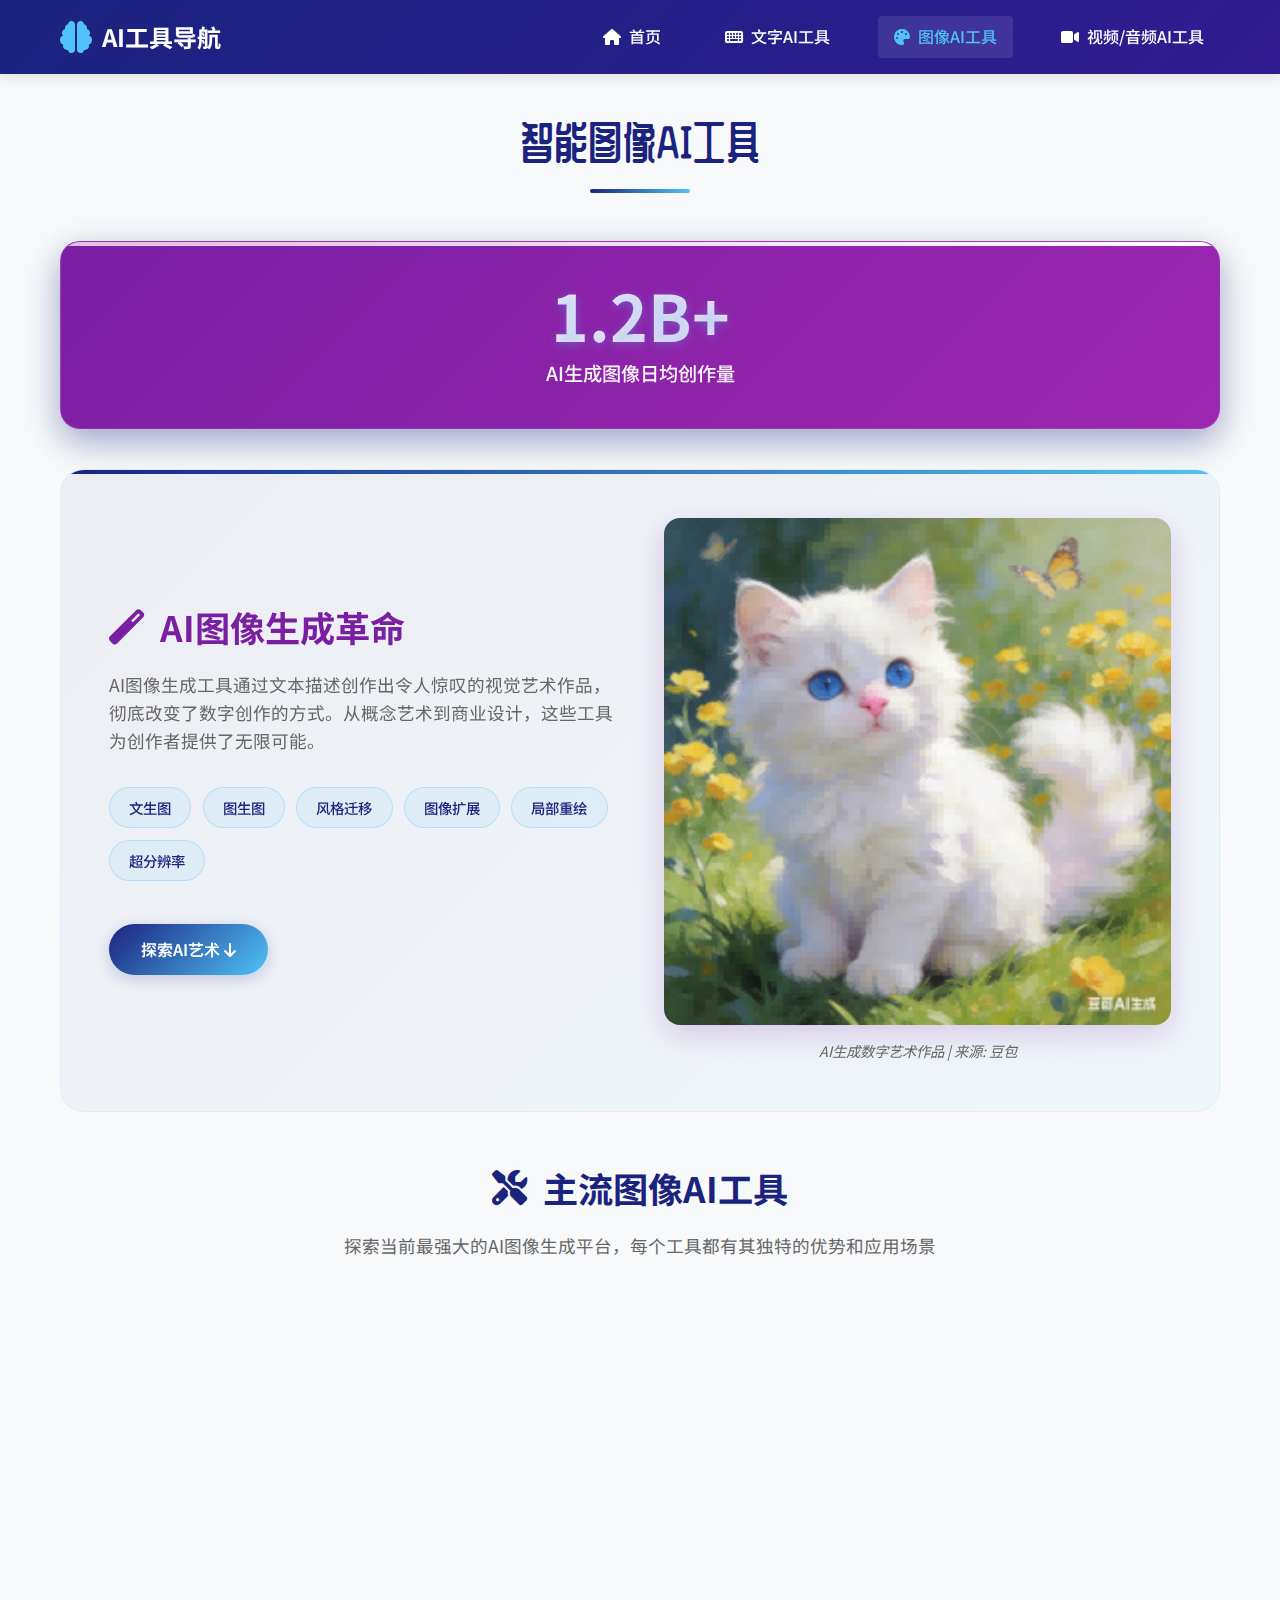
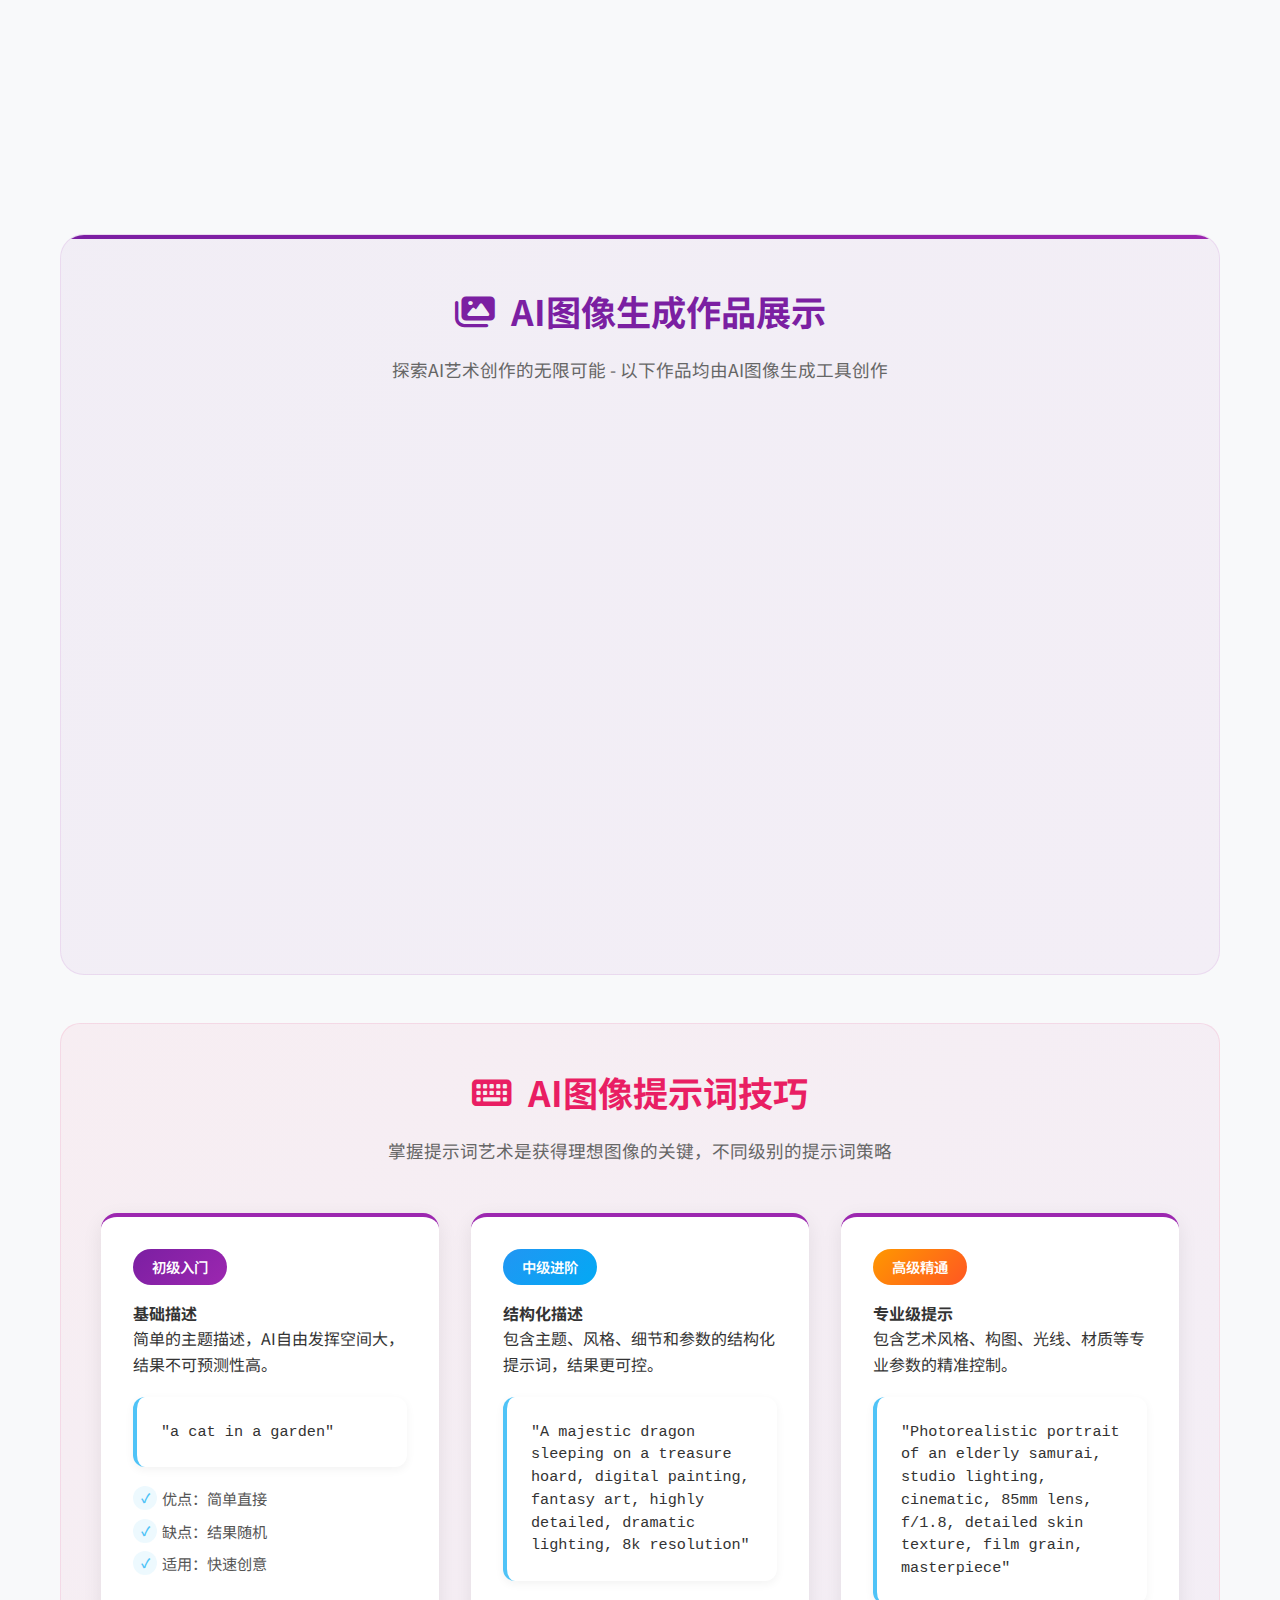
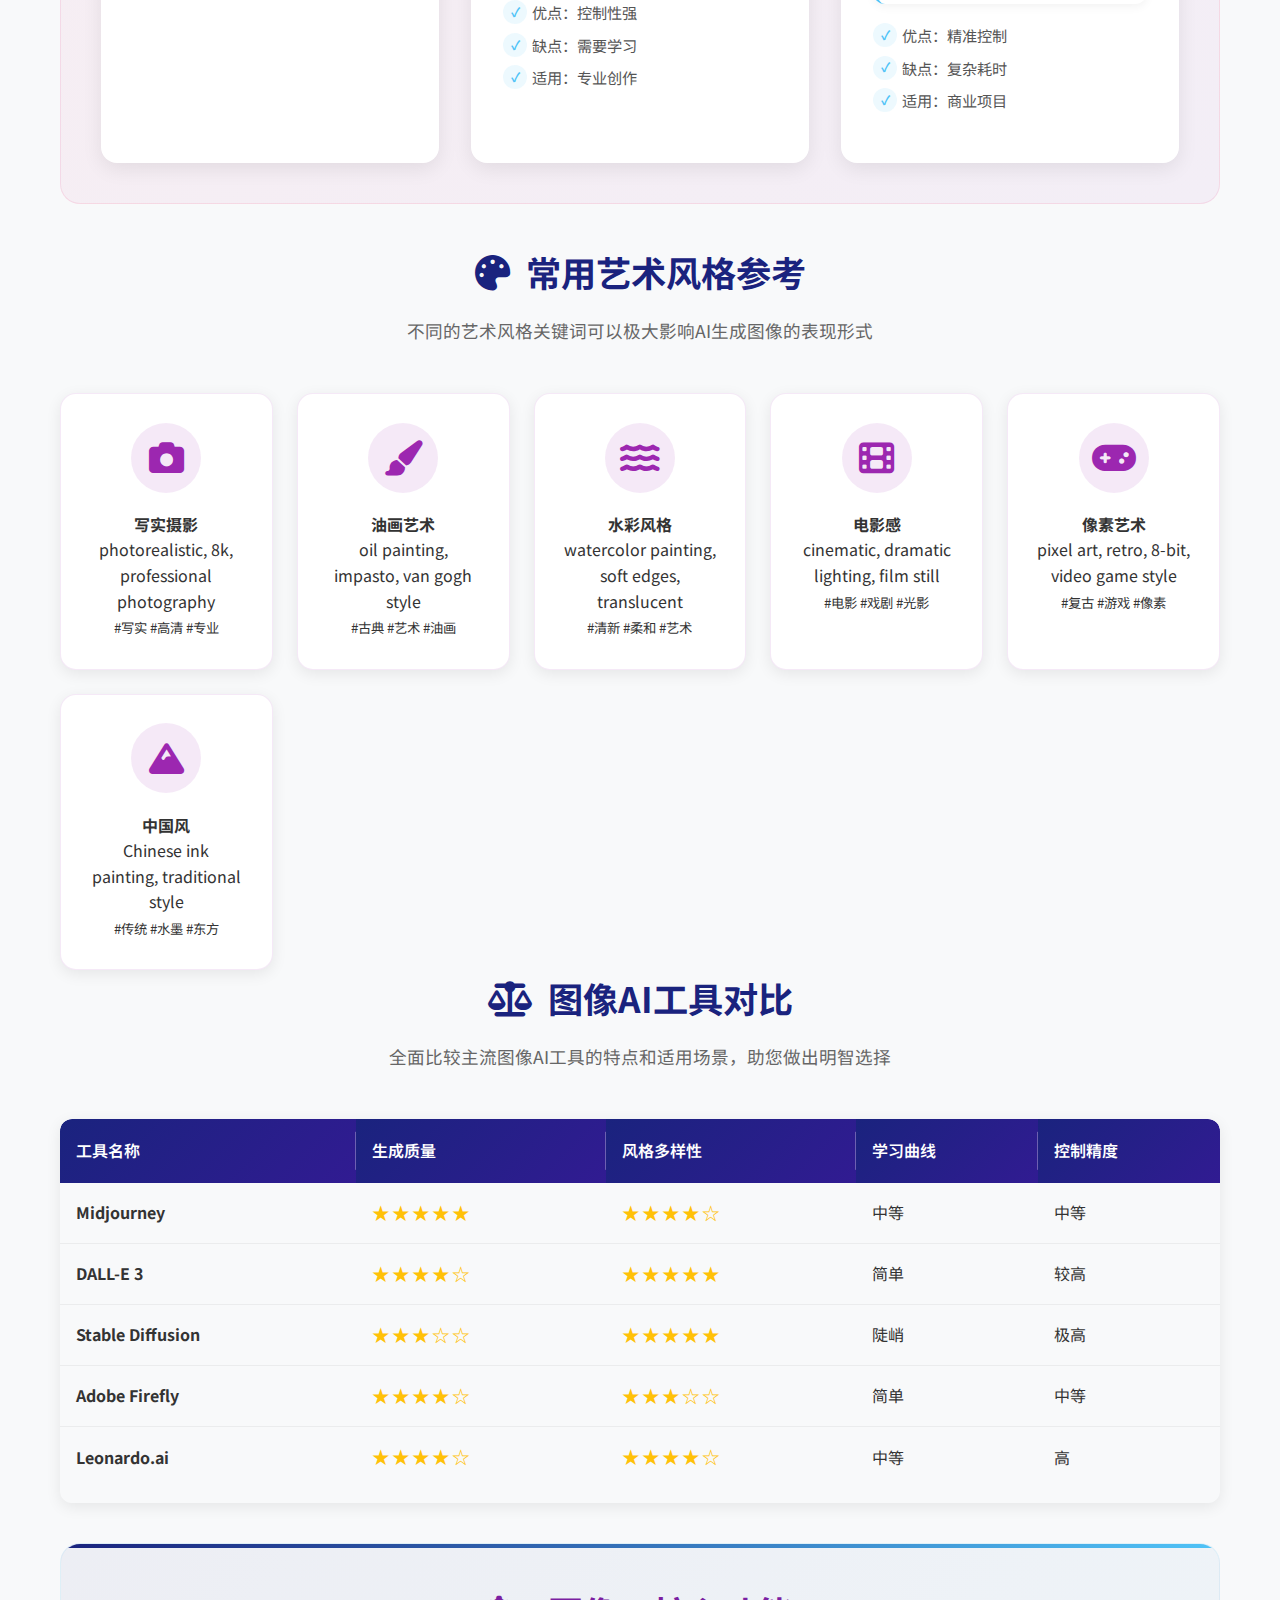
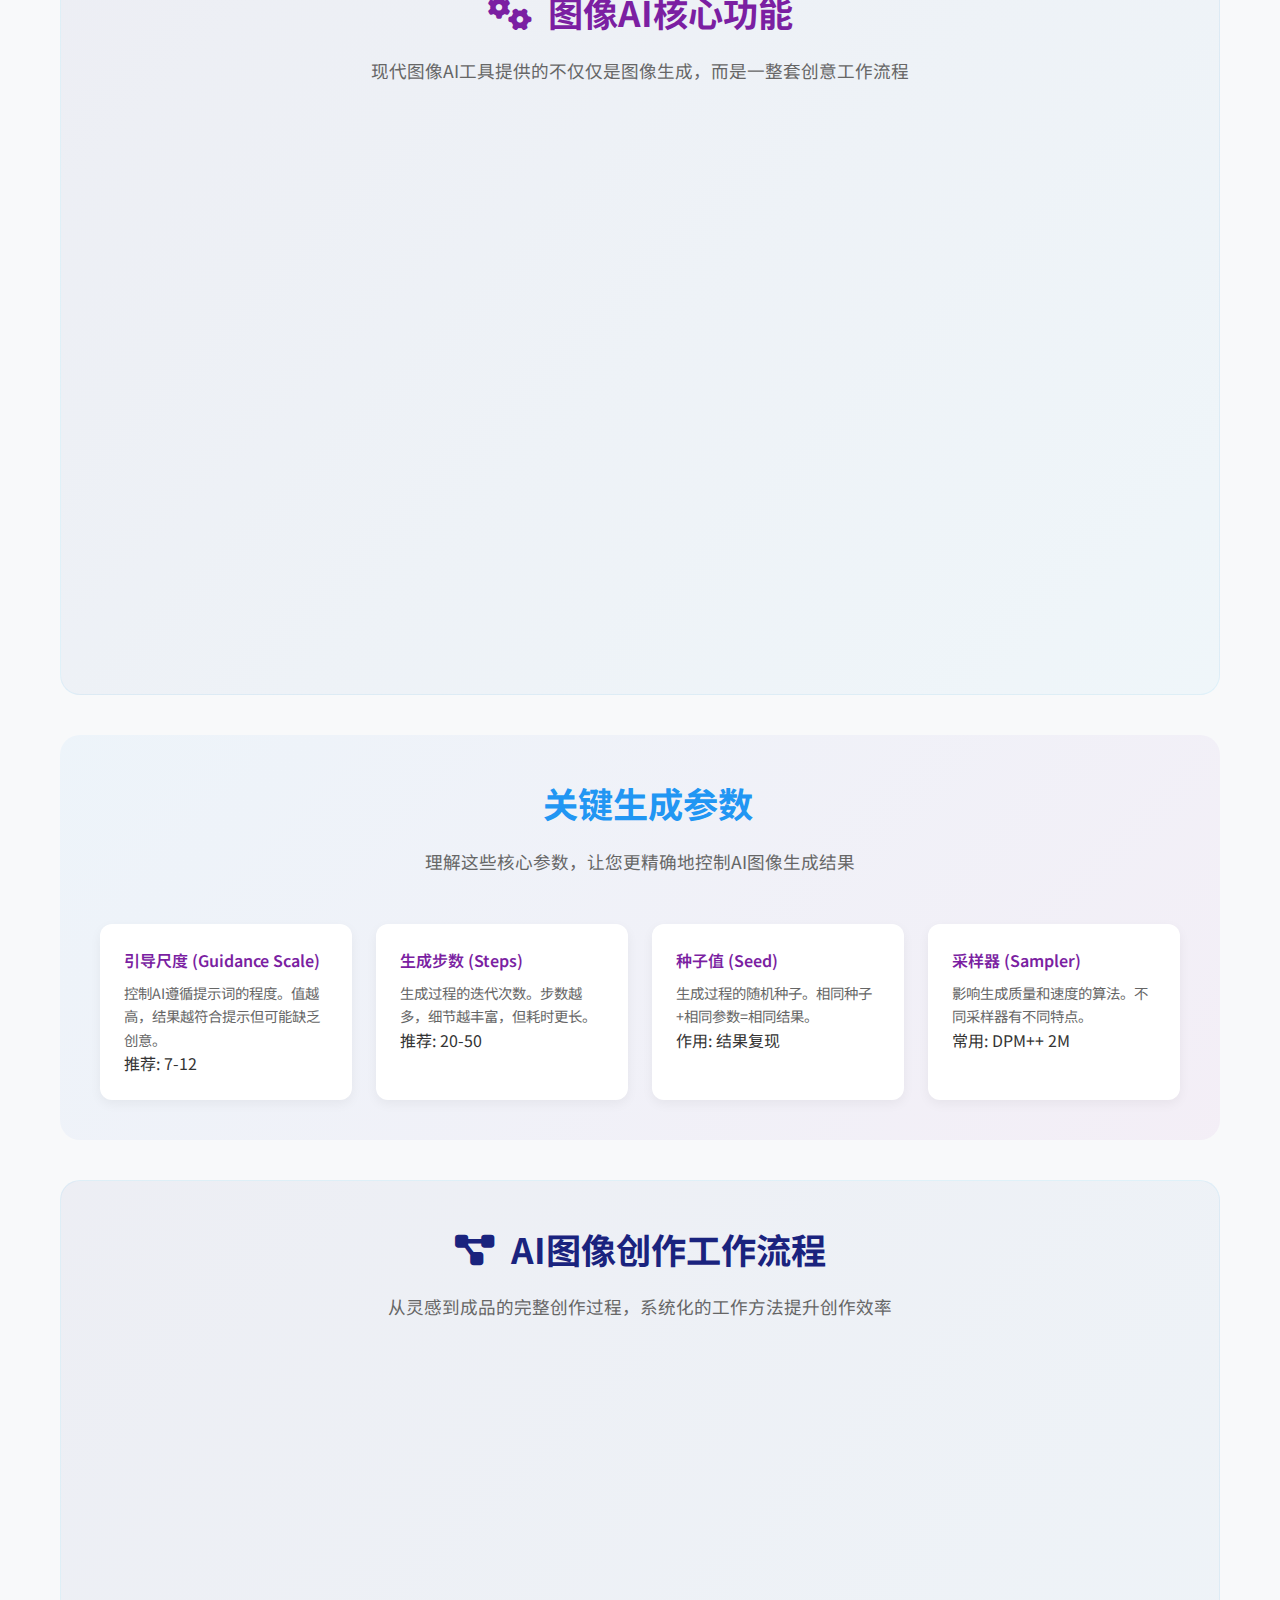
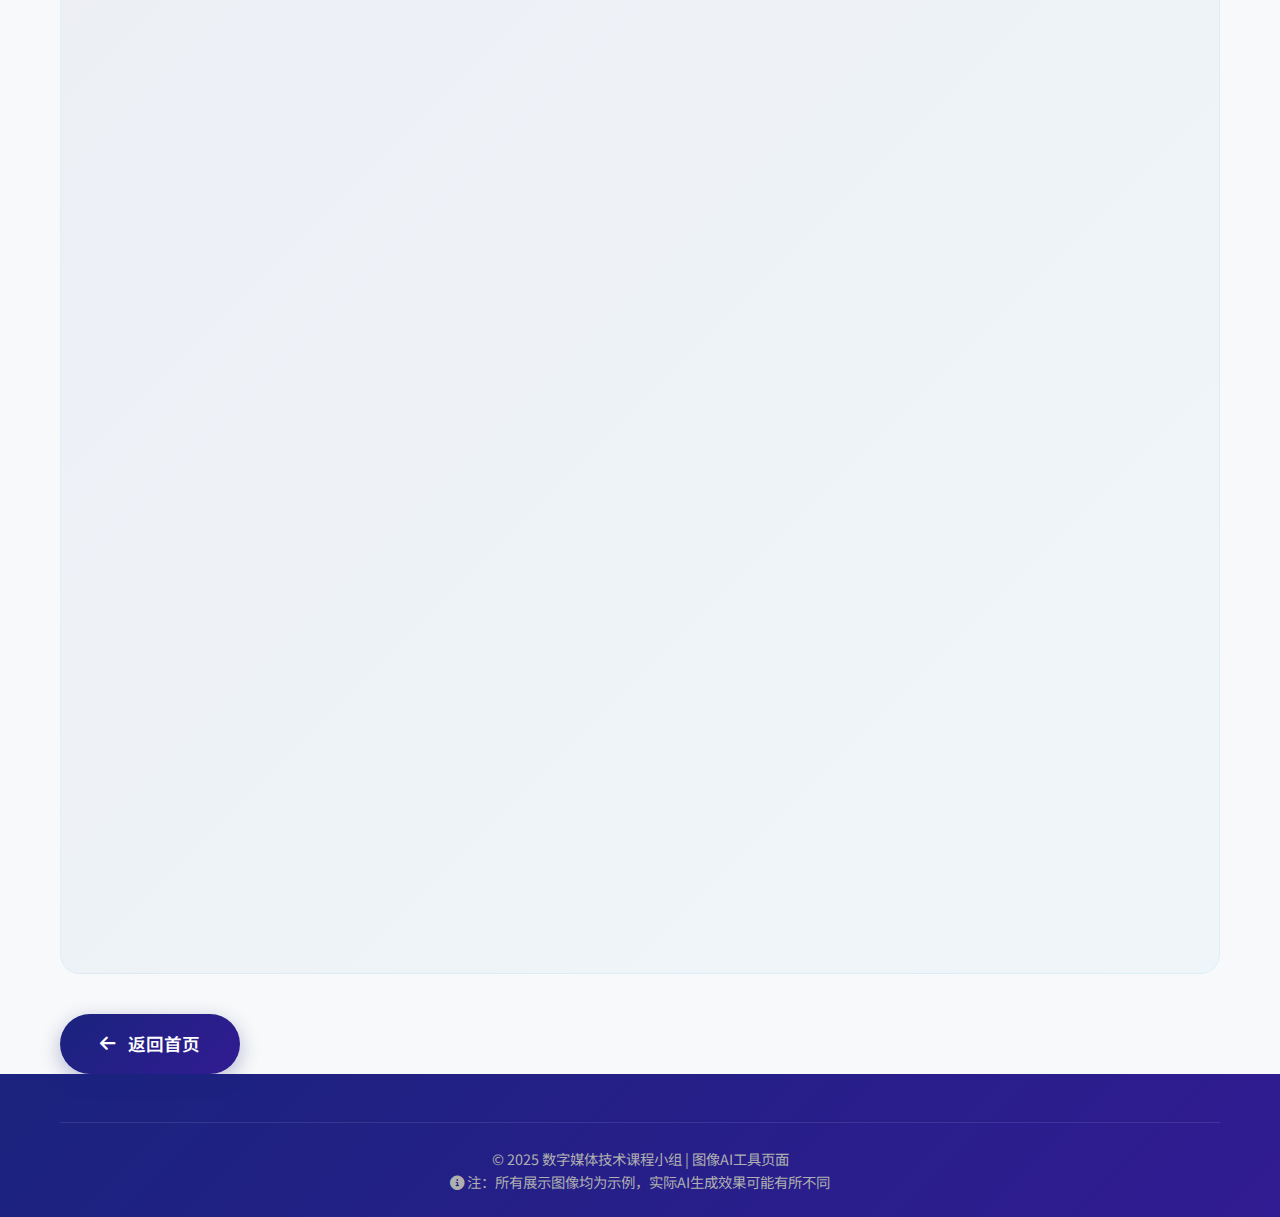
<file: image-tools.html>
<!DOCTYPE html>
<html lang="zh-CN">
<head>
    <meta charset="UTF-8">
    <meta name="viewport" content="width=device-width, initial-scale=1.0">
    <meta name="description" content="图像AI工具介绍 - Midjourney、DALL-E、Stable Diffusion等">
    <title>图像AI工具 | AI工具导航</title>
    <link href="https://fonts.googleapis.com/css2?family=Noto+Sans+SC:wght@300;400;500;700&family=ZCOOL+QingKe+HuangYou&display=swap" rel="stylesheet">
    <link rel="stylesheet" href="https://cdnjs.cloudflare.com/ajax/libs/font-awesome/6.4.0/css/all.min.css">
    <link rel="stylesheet" href="style.css">
    <style>
        /* 图像页面特定样式 */
        .section-header {
            text-align: center;
            margin-bottom: 3rem;
        }
        
        .section-header h2 {
            color: #1a237e;
            font-size: 2.2rem;
            margin-bottom: 1rem;
            display: inline-flex;
            align-items: center;
            gap: 1rem;
        }
        
        .section-header p {
            color: #666;
            font-size: 1.1rem;
            max-width: 800px;
            margin: 0 auto;
            line-height: 1.6;
        }
        
        /* 图像页面特殊卡片 */
        .ai-art-showcase {
            background: linear-gradient(135deg, rgba(123, 31, 162, 0.05), rgba(156, 39, 176, 0.05));
            border-radius: 24px;
            padding: 3rem;
            margin: 3rem 0;
            border: 1px solid rgba(156, 39, 176, 0.1);
            position: relative;
            overflow: hidden;
        }
        
        .ai-art-showcase:before {
            content: '';
            position: absolute;
            top: 0;
            left: 0;
            right: 0;
            height: 4px;
            background: linear-gradient(90deg, #7b1fa2, #9c27b0);
        }
        
        /* 提示词区域美化 */
        .prompt-mastery {
            background: linear-gradient(135deg, rgba(233, 30, 99, 0.05), rgba(156, 39, 176, 0.05));
            padding: 2.5rem;
            border-radius: 20px;
            margin: 2.5rem 0;
            border: 1px solid rgba(233, 30, 99, 0.1);
        }
        
        .prompt-level {
            display: grid;
            grid-template-columns: repeat(auto-fill, minmax(300px, 1fr));
            gap: 2rem;
            margin-top: 2rem;
        }
        
        .level-card {
            background: white;
            border-radius: 16px;
            padding: 2rem;
            box-shadow: 0 6px 20px rgba(0, 0, 0, 0.08);
            transition: all 0.4s ease;
            border-top: 4px solid #9c27b0;
        }
        
        .level-card:hover {
            transform: translateY(-8px);
            box-shadow: 0 12px 30px rgba(156, 39, 176, 0.15);
        }
        
        .level-badge {
            display: inline-block;
            background: linear-gradient(135deg, #7b1fa2, #9c27b0);
            color: white;
            padding: 0.4rem 1.2rem;
            border-radius: 20px;
            font-size: 0.9rem;
            font-weight: 600;
            margin-bottom: 1rem;
        }
        
        /* 风格卡片 */
        .style-gallery {
            display: grid;
            grid-template-columns: repeat(auto-fill, minmax(200px, 1fr));
            gap: 1.5rem;
            margin-top: 2rem;
        }
        
        .style-item {
            background: white;
            border-radius: 16px;
            padding: 1.8rem;
            text-align: center;
            box-shadow: 0 4px 15px rgba(0, 0, 0, 0.08);
            transition: all 0.3s ease;
            border: 1px solid rgba(156, 39, 176, 0.1);
        }
        
        .style-item:hover {
            transform: translateY(-8px);
            box-shadow: 0 8px 25px rgba(156, 39, 176, 0.15);
        }
        
        .style-icon {
            font-size: 2.2rem;
            color: #9c27b0;
            background: rgba(156, 39, 176, 0.1);
            width: 70px;
            height: 70px;
            border-radius: 50%;
            display: flex;
            align-items: center;
            justify-content: center;
            margin: 0 auto 1.2rem;
        }
        
        /* 参数控制区域 */
        .parameter-controls {
            background: linear-gradient(135deg, rgba(33, 150, 243, 0.05), rgba(156, 39, 176, 0.05));
            padding: 2.5rem;
            border-radius: 20px;
            margin: 2.5rem 0;
        }
        
        .parameter-grid {
            display: grid;
            grid-template-columns: repeat(auto-fill, minmax(250px, 1fr));
            gap: 1.5rem;
            margin-top: 1.5rem;
        }
        
        .param-card {
            background: white;
            border-radius: 12px;
            padding: 1.5rem;
            box-shadow: 0 4px 12px rgba(0, 0, 0, 0.05);
        }
        
        .param-name {
            font-weight: 600;
            color: #7b1fa2;
            margin-bottom: 0.5rem;
        }
        
        .param-value {
            font-size: 0.9rem;
            color: #666;
        }
        
        /* 图像卡片美化 */
        .ai-image-card {
            background: white;
            border-radius: 16px;
            overflow: hidden;
            box-shadow: 0 6px 20px rgba(0, 0, 0, 0.1);
            transition: all 0.4s ease;
            height: 100%;
            display: flex;
            flex-direction: column;
        }
        
        .ai-image-card:hover {
            transform: translateY(-10px);
            box-shadow: 0 15px 35px rgba(156, 39, 176, 0.15);
        }
        
        .ai-image-preview {
            height: 250px;
            overflow: hidden;
            position: relative;
        }
        
        .ai-image-preview img {
            width: 100%;
            height: 100%;
            object-fit: cover;
            transition: transform 0.6s ease;
        }
        
        .ai-image-card:hover .ai-image-preview img {
            transform: scale(1.1);
        }
        
        .ai-image-meta {
            padding: 1.5rem;
            flex-grow: 1;
            display: flex;
            flex-direction: column;
        }
        
        .ai-tool-badge {
            display: inline-block;
            background: rgba(156, 39, 176, 0.1);
            color: #7b1fa2;
            padding: 0.3rem 0.8rem;
            border-radius: 12px;
            font-size: 0.8rem;
            font-weight: 500;
            margin-bottom: 0.8rem;
            align-self: flex-start;
        }
        
        /* 工具特色卡片 */
        .feature-icon {
            font-size: 2.5rem;
            margin-bottom: 1rem;
            color: #7b1fa2;
            background: rgba(156, 39, 176, 0.1);
            width: 80px;
            height: 80px;
            border-radius: 50%;
            display: flex;
            align-items: center;
            justify-content: center;
            margin: 0 auto 1.5rem;
        }
        
        /* 星级评分特殊处理 */
        .rating-stars {
            color: #FFC107;
            font-size: 1.1rem;
            letter-spacing: 2px;
        }
        
        /* 响应式调整 */
        @media (max-width: 768px) {
            .prompt-level, .style-gallery, .parameter-grid {
                grid-template-columns: 1fr;
            }
            
            .ai-art-showcase {
                padding: 1.5rem;
            }
        }
    </style>
</head>
<body>
    <header class="main-header">
        <div class="container">
            <div class="logo">
                <i class="fas fa-brain"></i>
                <h1>AI工具导航</h1>
            </div>
            <nav class="main-nav">
                <ul>
                    <li><a href="index.html"><i class="fas fa-home"></i> 首页</a></li>
                    <li><a href="text-tools.html"><i class="fas fa-keyboard"></i> 文字AI工具</a></li>
                    <li><a href="image-tools.html" class="active"><i class="fas fa-palette"></i> 图像AI工具</a></li>
                    <li><a href="video-tools.html"><i class="fas fa-video"></i> 视频/音频AI工具</a></li>
                </ul>
            </nav>
            <button class="mobile-menu-btn" aria-label="菜单">
                <i class="fas fa-bars"></i>
            </button>
        </div>
    </header>

    <main class="container">
        <!-- 页面标题 -->
        <h1 class="page-title special-font">智能图像AI工具</h1>
        
        <!-- 统计数据卡片 -->
     <!-- 替换原来的统计卡片 -->
<div class="stat-card-unified" style="--stat-color-1: #7b1fa2; --stat-color-2: #9c27b0; --stat-highlight: #e1bee7;">
    <div class="stat-number-unified">1.2B+</div>
    <div class="stat-label-unified">AI生成图像日均创作量</div>
</div>
        
        <!-- 介绍部分 -->
        <section class="image-hero">
            <div class="image-hero-content">
                <div class="section-header" style="text-align: left; margin-bottom: 2rem;">
                    <h2 style="color: #7b1fa2;"><i class="fas fa-magic"></i> AI图像生成革命</h2>
                    <p>AI图像生成工具通过文本描述创作出令人惊叹的视觉艺术作品，彻底改变了数字创作的方式。从概念艺术到商业设计，这些工具为创作者提供了无限可能。</p>
                </div>
                <div class="tool-tags">
                    <span class="tool-tag">文生图</span>
                    <span class="tool-tag">图生图</span>
                    <span class="tool-tag">风格迁移</span>
                    <span class="tool-tag">图像扩展</span>
                    <span class="tool-tag">局部重绘</span>
                    <span class="tool-tag">超分辨率</span>
                </div>
                <a href="#ai-images" class="btn-secondary">探索AI艺术 <i class="fas fa-arrow-down"></i></a>
            </div>
            <div class="image-hero-visual">
                <img src="pic6.png" 
                     alt="AI生成艺术" 
                     style="width: 100%; border-radius: 16px; box-shadow: 0 10px 30px rgba(123, 31, 162, 0.2);">
                <p class="image-caption">AI生成数字艺术作品 | 来源: 豆包</p>
            </div>
        </section>
        
        <!-- 主流工具介绍 -->
        <section class="tool-intro">
            <div class="section-header">
                <h2><i class="fas fa-tools"></i> 主流图像AI工具</h2>
                <p>探索当前最强大的AI图像生成平台，每个工具都有其独特的优势和应用场景</p>
            </div>
            
            <div class="tool-grid">
                <div class="tool-card">
                    <div class="tool-icon" style="background: linear-gradient(135deg, #7b1fa2, #9c27b0); -webkit-background-clip: text; -webkit-text-fill-color: transparent;">
                        <i class="fas fa-robot"></i>
                    </div>
                    <h3>Midjourney</h3>
                    <p>艺术风格突出，社区活跃，适合创意艺术创作，以其独特的审美风格著称。</p>
                    <ul class="mini-list">
                        <li>艺术风格：卓越</li>
                        <li>使用平台：Discord</li>
                        <li>价格区间：$10-$120/月</li>
                        <li>学习曲线：中等</li>
                    </ul>
                    <a href="https://www.midjourney.com" target="_blank" class="btn-secondary" style="background: linear-gradient(135deg, #7b1fa2, #9c27b0);">访问官网 <i class="fas fa-external-link-alt"></i></a>
                </div>
                
                <div class="tool-card comparison-highlight" style="border-color: #2196f3;">
                    <div class="tool-icon" style="background: linear-gradient(135deg, #1976d2, #2196f3); -webkit-background-clip: text; -webkit-text-fill-color: transparent;">
                        <i class="fa-solid fa-face-smile"></i>
                    </div>
                    <h3>DALL-E 3</h3>
                    <p>OpenAI开发，理解能力强，与ChatGPT集成，文本理解能力行业领先。</p>
                    <ul class="mini-list">
                        <li>文本理解：优秀</li>
                        <li>集成生态：ChatGPT</li>
                        <li>价格：包含在ChatGPT+</li>
                        <li>易用性：简单</li>
                    </ul>
                    <a href="https://openai.com/dall-e-3" target="_blank" class="btn-secondary" style="background: linear-gradient(135deg, #1976d2, #2196f3);">访问官网 <i class="fas fa-external-link-alt"></i></a>
                </div>
                
                <div class="tool-card">
                    <div class="tool-icon" style="background: linear-gradient(135deg, #ff9800, #ff5722); -webkit-background-clip: text; -webkit-text-fill-color: transparent;">
                        <i class="fas fa-paint-brush"></i>
                    </div>
                    <h3>Stable Diffusion</h3>
                    <p>开源免费，可本地部署，自定义程度高，拥有强大的社区模型生态。</p>
                    <ul class="mini-list">
                        <li>开源程度：完全开源</li>
                        <li>自定义性：极高</li>
                        <li>部署方式：本地/云端</li>
                        <li>社区生态：丰富</li>
                    </ul>
                    <a href="https://stability.ai" target="_blank" class="btn-secondary" style="background: linear-gradient(135deg, #ff9800, #ff5722);">访问官网 <i class="fas fa-external-link-alt"></i></a>
                </div>
            </div>
        </section>
        
        <!-- AI生成作品展示 -->
        <section id="ai-images" class="ai-art-showcase">
            <div class="section-header">
                <h2 style="color: #7b1fa2;"><i class="fas fa-images"></i> AI图像生成作品展示</h2>
                <p>探索AI艺术创作的无限可能 - 以下作品均由AI图像生成工具创作</p>
            </div>
            
            <div class="ai-image-grid">
                <div class="ai-image-card">
                    <div class="ai-image-preview">
                        <img src="pic7.jpg" 
                             alt="奇幻风景">
                    </div>
                    <div class="ai-image-meta">
                        <span class="ai-tool-badge">Midjourney</span>
                        <h4>奇幻森林景观</h4>
                        <p>充满魔法的森林场景，发光植物和神秘生物共存的幻想世界。</p>
                        <div class="prompt-hint">
                            <small><i class="fas fa-quote-left"></i> epic fantasy landscape with glowing crystals and magical creatures, cinematic lighting</small>
                        </div>
                    </div>
                </div>
                
                <div class="ai-image-card">
                    <div class="ai-image-preview">
                        <img src="pic8.jpg" 
                             alt="未来城市">
                    </div>
                    <div class="ai-image-meta">
                        <span class="ai-tool-badge">DALL-E 3</span>
                        <h4>赛博朋克都市</h4>
                        <p>未来主义城市夜景，霓虹灯光和全息广告交织的科幻场景。</p>
                        <div class="prompt-hint">
                            <small><i class="fas fa-quote-left"></i> futuristic cyberpunk city at night, neon lights, rainy streets, cinematic</small>
                        </div>
                    </div>
                </div>
                
                <div class="ai-image-card">
                    <div class="ai-image-preview">
                        <img src="pic9.jpg" 
                             alt="肖像艺术">
                    </div>
                    <div class="ai-image-meta">
                        <span class="ai-tool-badge">Stable Diffusion</span>
                        <h4>数字艺术肖像</h4>
                        <p>融合花卉元素的女性数字肖像，展示AI在人物创作上的艺术表现力。</p>
                        <div class="prompt-hint">
                            <small><i class="fas fa-quote-left"></i> digital portrait of a woman with floral elements, intricate details, artstation</small>
                        </div>
                    </div>
                </div>
            </div>
        </section>
        
        <!-- 提示词技巧 -->
        <section class="prompt-mastery">
            <div class="section-header">
                <h2 style="color: #e91e63;"><i class="fas fa-keyboard"></i> AI图像提示词技巧</h2>
                <p>掌握提示词艺术是获得理想图像的关键，不同级别的提示词策略</p>
            </div>
            
            <div class="prompt-level">
                <div class="level-card">
                    <div class="level-badge">初级入门</div>
                    <h4>基础描述</h4>
                    <p>简单的主题描述，AI自由发挥空间大，结果不可预测性高。</p>
                    <div class="prompt-box">
                        "a cat in a garden"
                    </div>
                    <ul class="mini-list">
                        <li>优点：简单直接</li>
                        <li>缺点：结果随机</li>
                        <li>适用：快速创意</li>
                    </ul>
                </div>
                
                <div class="level-card">
                    <div class="level-badge" style="background: linear-gradient(135deg, #2196f3, #03a9f4);">中级进阶</div>
                    <h4>结构化描述</h4>
                    <p>包含主题、风格、细节和参数的结构化提示词，结果更可控。</p>
                    <div class="prompt-box">
                        "A majestic dragon sleeping on a treasure hoard, digital painting, fantasy art, highly detailed, dramatic lighting, 8k resolution"
                    </div>
                    <ul class="mini-list">
                        <li>优点：控制性强</li>
                        <li>缺点：需要学习</li>
                        <li>适用：专业创作</li>
                    </ul>
                </div>
                
                <div class="level-card">
                    <div class="level-badge" style="background: linear-gradient(135deg, #ff9800, #ff5722);">高级精通</div>
                    <h4>专业级提示</h4>
                    <p>包含艺术风格、构图、光线、材质等专业参数的精准控制。</p>
                    <div class="prompt-box">
                        "Photorealistic portrait of an elderly samurai, studio lighting, cinematic, 85mm lens, f/1.8, detailed skin texture, film grain, masterpiece"
                    </div>
                    <ul class="mini-list">
                        <li>优点：精准控制</li>
                        <li>缺点：复杂耗时</li>
                        <li>适用：商业项目</li>
                    </ul>
                </div>
            </div>
        </section>
        
        <!-- 艺术风格参考 -->
        <section class="tool-intro">
            <div class="section-header">
                <h2><i class="fas fa-palette"></i> 常用艺术风格参考</h2>
                <p>不同的艺术风格关键词可以极大影响AI生成图像的表现形式</p>
            </div>
            
            <div class="style-gallery">
                <div class="style-item">
                    <div class="style-icon">
                        <i class="fas fa-camera"></i>
                    </div>
                    <h4>写实摄影</h4>
                    <p>photorealistic, 8k, professional photography</p>
                    <div class="style-tags">
                        <small>#写实 #高清 #专业</small>
                    </div>
                </div>
                <div class="style-item">
                    <div class="style-icon">
                        <i class="fas fa-paint-brush"></i>
                    </div>
                    <h4>油画艺术</h4>
                    <p>oil painting, impasto, van gogh style</p>
                    <div class="style-tags">
                        <small>#古典 #艺术 #油画</small>
                    </div>
                </div>
                <div class="style-item">
                    <div class="style-icon">
                        <i class="fas fa-water"></i>
                    </div>
                    <h4>水彩风格</h4>
                    <p>watercolor painting, soft edges, translucent</p>
                    <div class="style-tags">
                        <small>#清新 #柔和 #艺术</small>
                    </div>
                </div>
                <div class="style-item">
                    <div class="style-icon">
                        <i class="fas fa-film"></i>
                    </div>
                    <h4>电影感</h4>
                    <p>cinematic, dramatic lighting, film still</p>
                    <div class="style-tags">
                        <small>#电影 #戏剧 #光影</small>
                    </div>
                </div>
                <div class="style-item">
                    <div class="style-icon">
                        <i class="fas fa-gamepad"></i>
                    </div>
                    <h4>像素艺术</h4>
                    <p>pixel art, retro, 8-bit, video game style</p>
                    <div class="style-tags">
                        <small>#复古 #游戏 #像素</small>
                    </div>
                </div>
                <div class="style-item">
                    <div class="style-icon">
                        <i class="fas fa-mountain"></i>
                    </div>
                    <h4>中国风</h4>
                    <p>Chinese ink painting, traditional style</p>
                    <div class="style-tags">
                        <small>#传统 #水墨 #东方</small>
                    </div>
                </div>
            </div>
        </section>
        
        <!-- 工具对比表格 -->
        <section class="tool-intro">
            <div class="section-header">
                <h2><i class="fas fa-balance-scale"></i> 图像AI工具对比</h2>
                <p>全面比较主流图像AI工具的特点和适用场景，助您做出明智选择</p>
            </div>
            
            <div class="comparison-table">
                <table>
                    <thead>
                        <tr>
                            <th>工具名称</th>
                            <th>生成质量</th>
                            <th>风格多样性</th>
                            <th>学习曲线</th>
                            <th>控制精度</th>
                        </tr>
                    </thead>
                    <tbody>
                        <tr>
                            <td><strong>Midjourney</strong></td>
                            <td class="rating-stars">★★★★★</td>
                            <td class="rating-stars">★★★★☆</td>
                            <td>中等</td>
                            <td>中等</td>
                        </tr>
                        <tr>
                            <td><strong>DALL-E 3</strong></td>
                            <td class="rating-stars">★★★★☆</td>
                            <td class="rating-stars">★★★★★</td>
                            <td>简单</td>
                            <td>较高</td>
                        </tr>
                        <tr>
                            <td><strong>Stable Diffusion</strong></td>
                            <td class="rating-stars">★★★☆☆</td>
                            <td class="rating-stars">★★★★★</td>
                            <td>陡峭</td>
                            <td>极高</td>
                        </tr>
                        <tr>
                            <td><strong>Adobe Firefly</strong></td>
                            <td class="rating-stars">★★★★☆</td>
                            <td class="rating-stars">★★★☆☆</td>
                            <td>简单</td>
                            <td>中等</td>
                        </tr>
                        <tr>
                            <td><strong>Leonardo.ai</strong></td>
                            <td class="rating-stars">★★★★☆</td>
                            <td class="rating-stars">★★★★☆</td>
                            <td>中等</td>
                            <td>高</td>
                        </tr>
                    </tbody>
                </table>
            </div>
        </section>
        
        <!-- 核心功能特性 -->
        <section class="features-list">
            <div class="section-header">
                <h2 style="color: #7b1fa2;"><i class="fas fa-cogs"></i> 图像AI核心功能</h2>
                <p>现代图像AI工具提供的不仅仅是图像生成，而是一整套创意工作流程</p>
            </div>
            
            <div class="feature-grid">
                <div class="feature-card">
                    <div class="feature-icon" style="color: #7b1fa2; background: rgba(156, 39, 176, 0.1);">
                        <i class="fas fa-font"></i>
                    </div>
                    <h3>文生图</h3>
                    <p>通过文字描述生成图像，最基础也是最强大的功能，将想象力可视化。</p>
                </div>
                
                <div class="feature-card">
                    <div class="feature-icon" style="color: #7b1fa2; background: rgba(156, 39, 176, 0.1);">
                        <i class="fas fa-exchange-alt"></i>
                    </div>
                    <h3>图生图</h3>
                    <p>基于现有图像生成新图像，可用于风格迁移、重绘和创意延伸。</p>
                </div>
                
                <div class="feature-card">
                    <div class="feature-icon" style="color: #7b1fa2; background: rgba(156, 39, 176, 0.1);">
                        <i class="fas fa-expand-alt"></i>
                    </div>
                    <h3>图像扩展</h3>
                    <p>智能扩展图像边界，填充缺失部分，突破原始构图限制。</p>
                </div>
                
                <div class="feature-card">
                    <div class="feature-icon" style="color: #7b1fa2; background: rgba(156, 39, 176, 0.1);">
                        <i class="fas fa-edit"></i>
                    </div>
                    <h3>局部重绘</h3>
                    <p>修改图像的特定区域而不影响其他部分，实现精准编辑控制。</p>
                </div>
                
                <div class="feature-card">
                    <div class="feature-icon" style="color: #7b1fa2; background: rgba(156, 39, 176, 0.1);">
                        <i class="fas fa-layer-group"></i>
                    </div>
                    <h3>图像融合</h3>
                    <p>将多张图像或概念融合成新图像，创造独特的合成效果。</p>
                </div>
                
                <div class="feature-card">
                    <div class="feature-icon" style="color: #7b1fa2; background: rgba(156, 39, 176, 0.1);">
                        <i class="fas fa-sliders-h"></i>
                    </div>
                    <h3>参数控制</h3>
                    <p>调整种子值、步数、引导尺度等参数，精确控制生成过程。</p>
                </div>
            </div>
        </section>
        
        <!-- 参数控制指南 -->
        <section class="parameter-controls">
            <div class="section-header">
                <h2 style="color: #2196f3;"><i class="fas fa-tune"></i> 关键生成参数</h2>
                <p>理解这些核心参数，让您更精确地控制AI图像生成结果</p>
            </div>
            
            <div class="parameter-grid">
                <div class="param-card">
                    <div class="param-name">引导尺度 (Guidance Scale)</div>
                    <div class="param-value">控制AI遵循提示词的程度。值越高，结果越符合提示但可能缺乏创意。</div>
                    <div class="param-range">推荐: 7-12</div>
                </div>
                
                <div class="param-card">
                    <div class="param-name">生成步数 (Steps)</div>
                    <div class="param-value">生成过程的迭代次数。步数越多，细节越丰富，但耗时更长。</div>
                    <div class="param-range">推荐: 20-50</div>
                </div>
                
                <div class="param-card">
                    <div class="param-name">种子值 (Seed)</div>
                    <div class="param-value">生成过程的随机种子。相同种子+相同参数=相同结果。</div>
                    <div class="param-range">作用: 结果复现</div>
                </div>
                
                <div class="param-card">
                    <div class="param-name">采样器 (Sampler)</div>
                    <div class="param-value">影响生成质量和速度的算法。不同采样器有不同特点。</div>
                    <div class="param-range">常用: DPM++ 2M</div>
                </div>
            </div>
        </section>
        
        <!-- 工作流程步骤 -->
        <section class="workflow-steps">
            <div class="section-header">
                <h2><i class="fas fa-project-diagram"></i> AI图像创作工作流程</h2>
                <p>从灵感到成品的完整创作过程，系统化的工作方法提升创作效率</p>
            </div>
            
            <div class="step-container">
                <div class="step-item">
                    <div class="step-number">1</div>
                    <div class="step-content">
                        <h4>创意构思</h4>
                        <p>明确创作主题、风格和目标，收集参考素材和灵感来源。</p>
                        <ul class="mini-list">
                            <li>确定主题和概念</li>
                            <li>收集视觉参考</li>
                            <li>明确使用场景</li>
                            <li>设定风格方向</li>
                        </ul>
                    </div>
                </div>
                
                <div class="step-item">
                    <div class="step-number">2</div>
                    <div class="step-content">
                        <h4>提示词设计</h4>
                        <p>编写结构化提示词，包含主题、风格、构图、光线等关键要素。</p>
                        <ul class="mini-list">
                            <li>主题描述清晰</li>
                            <li>添加风格关键词</li>
                            <li>设置构图和光线</li>
                            <li>包含质量参数</li>
                        </ul>
                    </div>
                </div>
                
                <div class="step-item">
                    <div class="step-number">3</div>
                    <div class="step-content">
                        <h4>批量生成与筛选</h4>
                        <p>使用不同参数批量生成多个版本，筛选最有潜力的结果。</p>
                        <ul class="mini-list">
                            <li>调整参数组合</li>
                            <li>生成多个变体</li>
                            <li>初步筛选评估</li>
                            <li>选择最佳候选</li>
                        </ul>
                    </div>
                </div>
                
                <div class="step-item">
                    <div class="step-number">4</div>
                    <div class="step-content">
                        <h4>后期优化</h4>
                        <p>使用AI和传统工具进行后期处理，完善细节和整体效果。</p>
                        <ul class="mini-list">
                            <li>AI工具优化</li>
                            <li>传统软件精修</li>
                            <li>细节增强</li>
                            <li>最终调整输出</li>
                        </ul>
                    </div>
                </div>
            </div>
        </section>
        
        <!-- 返回首页 -->
        <section class="back-to-home">
            <a href="index.html" class="btn-primary">
                <i class="fas fa-arrow-left"></i> 返回首页
            </a>
        </section>
    </main>
<!-- 左侧浮动返回首页按钮 -->
<div class="floating-home-btn" id="floatingHomeBtn">
    <a href="index.html" title="返回首页">
        <i class="btn-icon fas fa-home"></i>
        <span class="btn-text">返回<br>首页</span>
    </a>
</div>
    <footer class="main-footer">
        <div class="container">
            <div class="footer-bottom">
                <p>&copy; 2025 数字媒体技术课程小组 | 图像AI工具页面</p>
                <p><i class="fas fa-info-circle"></i> 注：所有展示图像均为示例，实际AI生成效果可能有所不同</p>
            </div>
        </div>
    </footer>

    <script>
        document.addEventListener('DOMContentLoaded', function() {
            // 移动菜单功能
            const mobileMenuBtn = document.querySelector('.mobile-menu-btn');
            const mainNav = document.querySelector('.main-nav ul');
            
            if (mobileMenuBtn && mainNav) {
                mobileMenuBtn.addEventListener('click', function() {
                    mainNav.classList.toggle('show');
                    this.setAttribute('aria-expanded', 
                        this.getAttribute('aria-expanded') === 'true' ? 'false' : 'true');
                });
                
                // 点击链接关闭菜单
                document.querySelectorAll('.main-nav a').forEach(link => {
                    link.addEventListener('click', () => {
                        mainNav.classList.remove('show');
                        mobileMenuBtn.setAttribute('aria-expanded', 'false');
                    });
                });
            }
            
            // 平滑滚动
            document.querySelector('a[href="#ai-images"]').addEventListener('click', function(e) {
                e.preventDefault();
                document.querySelector('#ai-images').scrollIntoView({
                    behavior: 'smooth'
                });
            });
            
            // 图片卡片交互增强
            document.querySelectorAll('.ai-image-card').forEach(card => {
                card.addEventListener('mouseenter', function() {
                    this.style.transform = 'translateY(-12px) rotate(1deg)';
                });
                card.addEventListener('mouseleave', function() {
                    this.style.transform = 'translateY(-10px) rotate(0deg)';
                });
            });
            
            // 风格卡片交互
            document.querySelectorAll('.style-item').forEach(item => {
                item.addEventListener('mouseenter', function() {
                    const icon = this.querySelector('.style-icon');
                    icon.style.transform = 'scale(1.1)';
                    icon.style.backgroundColor = 'rgba(156, 39, 176, 0.2)';
                });
                item.addEventListener('mouseleave', function() {
                    const icon = this.querySelector('.style-icon');
                    icon.style.transform = 'scale(1)';
                    icon.style.backgroundColor = 'rgba(156, 39, 176, 0.1)';
                });
            });
        });
 // 浮动返回按钮控制 - 增强版
document.addEventListener('DOMContentLoaded', function() {
    const floatingBtn = document.getElementById('floatingHomeBtn');
    const floatingLink = document.querySelector('.floating-home-btn-link');
    
    if (floatingBtn && floatingLink) {
        let lastScrollTop = 0;
        let ticking = false;
        
        function updateButtonVisibility() {
            const scrollTop = window.pageYOffset || document.documentElement.scrollTop;
            const windowHeight = window.innerHeight;
            const documentHeight = document.documentElement.scrollHeight;
            
            const scrollPercent = (scrollTop / (documentHeight - windowHeight)) * 100;
            
            if (scrollPercent > 15) {
                floatingBtn.classList.add('show');
                floatingBtn.classList.remove('hide');
                
                // 添加上滑/下滑方向指示
                if (scrollTop > lastScrollTop) {
                    // 向下滚动
                    floatingBtn.style.transform = 'translateY(-50%) translateY(10px)';
                } else {
                    // 向上滚动
                    floatingBtn.style.transform = 'translateY(-50%)';
                }
            } else {
                floatingBtn.classList.remove('show');
                floatingBtn.classList.add('hide');
            }
            
            lastScrollTop = scrollTop;
            ticking = false;
        }
        
        function onScroll() {
            if (!ticking) {
                requestAnimationFrame(updateButtonVisibility);
                ticking = true;
            }
        }
        
        window.addEventListener('scroll', onScroll);
        
        // 页面加载后延迟显示
        setTimeout(() => {
            updateButtonVisibility();
        }, 800);
        
        // 点击效果 - 添加涟漪效果
        floatingLink.addEventListener('click', function(e) {
            // 创建涟漪元素
            const ripple = document.createElement('span');
            const rect = this.getBoundingClientRect();
            const size = Math.max(rect.width, rect.height);
            
            ripple.style.width = ripple.style.height = size + 'px';
            ripple.style.left = e.clientX - rect.left - size/2 + 'px';
            ripple.style.top = e.clientY - rect.top - size/2 + 'px';
            ripple.classList.add('ripple-effect');
            
            this.appendChild(ripple);
            
            // 移除涟漪元素
            setTimeout(() => {
                ripple.remove();
            }, 600);
        });
        
        // 添加触摸反馈
        floatingLink.addEventListener('touchstart', function() {
            this.style.transform = 'scale(0.95)';
        });
        
        floatingLink.addEventListener('touchend', function() {
            this.style.transform = '';
        });
        
        // 添加键盘导航支持
        floatingLink.addEventListener('keydown', function(e) {
            if (e.key === 'Enter' || e.key === ' ') {
                this.style.transform = 'scale(0.95)';
                setTimeout(() => {
                    this.style.transform = '';
                }, 150);
            }
        });
    }
});
    </script>
</body>
</html>
</file>
<file: style.css>
/* 
 * 《数字智能媒体技术》结课作品 - 主样式文件
 * 作者：课程小组
 * 版本：1.0
 */

/* ===== 基础重置与全局样式 ===== */
* {
    margin: 0;
    padding: 0;
    box-sizing: border-box;
}

/* 特殊字体应用 */
body {
    font-family: 'Noto Sans SC', sans-serif;
    line-height: 1.6;
    color: #333;
    background-color: #f8f9fa;
}

.special-font {
    font-family: 'ZCOOL QingKe HuangYou', cursive;
    font-weight: 400;
}

/* 容器 */
.container {
    width: 100%;
    max-width: 1200px;
    margin: 0 auto;
    padding: 0 20px;
}

/* ===== 头部与导航栏 ===== */
.main-header {
    background: linear-gradient(135deg, #1a237e 0%, #311b92 100%);
    color: white;
    padding: 1rem 0;
    box-shadow: 0 4px 12px rgba(0, 0, 0, 0.1);
    position: sticky;
    top: 0;
    z-index: 1000;
}

.main-header .container {
    display: flex;
    justify-content: space-between;
    align-items: center;
}

.logo {
    display: flex;
    align-items: center;
    gap: 10px;
}

.logo i {
    font-size: 2rem;
    color: #4fc3f7;
}

.logo h1 {
    font-size: 1.5rem;
    font-weight: 700;
}

/* 主导航 */
.main-nav ul {
    display: flex;
    list-style: none;
    gap: 2rem;
}

.main-nav a {
    color: white;
    text-decoration: none;
    font-weight: 500;
    padding: 0.5rem 1rem;
    border-radius: 4px;
    transition: all 0.3s ease;
    display: flex;
    align-items: center;
    gap: 8px;
}

.main-nav a:hover,
.main-nav a.active {
    background-color: rgba(255, 255, 255, 0.1);
    color: #4fc3f7;
}

/* 移动端菜单按钮 */
.mobile-menu-btn {
    display: none;
    background: none;
    border: none;
    color: white;
    font-size: 1.5rem;
    cursor: pointer;
    padding: 0.5rem;
}

/* ===== 主要内容区域 ===== */
main {
    padding: 2rem 0;
}

/* Hero区域 */
.hero {
    display: grid;
    grid-template-columns: 1fr 1fr;
    gap: 3rem;
    align-items: center;
    margin-bottom: 3rem;
    background: linear-gradient(to right, #e3f2fd, #f3e5f5);
    padding: 2rem;
    border-radius: 15px;
    box-shadow: 0 5px 15px rgba(0, 0, 0, 0.08);
}

.hero-content h2 {
    font-size: 2.2rem;
    margin-bottom: 1rem;
    color: #1a237e;
    line-height: 1.3;
}

.hero-content p {
    font-size: 1.1rem;
    margin-bottom: 1.5rem;
    color: #555;
}

.btn-primary {
    display: inline-block;
    background: linear-gradient(135deg, #1a237e 0%, #311b92 100%);
    color: white;
    padding: 0.8rem 1.8rem;
    border-radius: 50px;
    text-decoration: none;
    font-weight: 600;
    transition: all 0.3s ease;
    border: none;
    cursor: pointer;
    box-shadow: 0 4px 15px rgba(26, 35, 126, 0.2);
}

.btn-primary:hover {
    transform: translateY(-3px);
    box-shadow: 0 6px 20px rgba(26, 35, 126, 0.3);
}

.hero-image img {
    width: 100%;
    height: auto;
    border-radius: 10px;
    box-shadow: 0 5px 15px rgba(0, 0, 0, 0.1);
}

.image-caption {
    text-align: center;
    font-size: 0.9rem;
    color: #666;
    margin-top: 0.5rem;
    font-style: italic;
}

/* 音频部分 */
.audio-section {
    background: white;
    padding: 2rem;
    border-radius: 10px;
    margin-bottom: 2rem;
    box-shadow: 0 4px 8px rgba(0, 0, 0, 0.05);
}

.audio-section h2 {
    color: #1a237e;
    margin-bottom: 1rem;
    display: flex;
    align-items: center;
    gap: 10px;
}

.audio-container {
    background: #f5f5f5;
    padding: 1.5rem;
    border-radius: 8px;
}

audio {
    width: 100%;
    margin-bottom: 1rem;
}

.audio-description {
    color: #666;
    font-size: 0.95rem;
}

/* 表格部分 */
.table-section {
    background: white;
    padding: 2rem;
    border-radius: 10px;
    margin-bottom: 2rem;
    box-shadow: 0 4px 8px rgba(0, 0, 0, 0.05);
}

.table-section h2 {
    color: #1a237e;
    margin-bottom: 1.5rem;
    display: flex;
    align-items: center;
    gap: 10px;
}

.table-container {
    overflow-x: auto;
}

table {
    width: 100%;
    border-collapse: collapse;
    margin-bottom: 1rem;
}

th {
    background-color: #1a237e;
    color: white;
    padding: 1rem;
    text-align: left;
    font-weight: 600;
}

td {
    padding: 1rem;
    border-bottom: 1px solid #eee;
}

tr:hover {
    background-color: #f5f5f5;
}

.table-caption {
    text-align: center;
    font-size: 0.9rem;
    color: #666;
    font-style: italic;
}

/* 图片画廊 */
.gallery-section {
    background: white;
    padding: 2rem;
    border-radius: 10px;
    margin-bottom: 2rem;
    box-shadow: 0 4px 8px rgba(0, 0, 0, 0.05);
}

.gallery-section h2 {
    color: #1a237e;
    margin-bottom: 1.5rem;
    display: flex;
    align-items: center;
    gap: 10px;
}

.gallery {
    display: grid;
    grid-template-columns: repeat(auto-fit, minmax(300px, 1fr));
    gap: 2rem;
}

.gallery-item {
    text-align: center;
}

.gallery-item img {
    width: 100%;
    height: 250px;
    object-fit: cover;
    border-radius: 8px;
    box-shadow: 0 4px 8px rgba(0, 0, 0, 0.1);
    transition: transform 0.3s ease;
}

.gallery-item img:hover {
    transform: scale(1.03);
}

.gallery-item p {
    margin-top: 0.8rem;
    font-size: 0.9rem;
    color: #666;
}

/* 列表部分 */
.list-section {
    background: white;
    padding: 2rem;
    border-radius: 10px;
    margin-bottom: 2rem;
    box-shadow: 0 4px 8px rgba(0, 0, 0, 0.05);
}

.list-section h2 {
    color: #1a237e;
    margin-bottom: 1.5rem;
    display: flex;
    align-items: center;
    gap: 10px;
}

.list-container {
    display: grid;
    grid-template-columns: repeat(auto-fit, minmax(300px, 1fr));
    gap: 2rem;
}

.list-box {
    background: #f8f9fa;
    padding: 1.5rem;
    border-radius: 8px;
    border-left: 4px solid #1a237e;
}

.list-box h3 {
    color: #1a237e;
    margin-bottom: 1rem;
    display: flex;
    align-items: center;
    gap: 8px;
}

.list-box ul, .list-box ol {
    padding-left: 1.5rem;
    color: #555;
}

.list-box li {
    margin-bottom: 0.5rem;
}

/* 视频部分 */
.video-section {
    background: white;
    padding: 2rem;
    border-radius: 10px;
    margin-bottom: 2rem;
    box-shadow: 0 4px 8px rgba(0, 0, 0, 0.05);
}

.video-section h2 {
    color: #1a237e;
    margin-bottom: 1.5rem;
    display: flex;
    align-items: center;
    gap: 10px;
}

.video-wrapper {
    position: relative;
    padding-bottom: 56.25%; /* 16:9 比例 */
    height: 0;
    overflow: hidden;
    border-radius: 8px;
    margin-bottom: 1rem;
}

.video-wrapper video {
    position: absolute;
    top: 0;
    left: 0;
    width: 100%;
    height: 100%;
    object-fit: cover;
}

.video-description {
    color: #666;
    font-size: 0.95rem;
    text-align: center;
}

/* ===== 页脚 ===== */
.main-footer {
    background: linear-gradient(135deg, #1a237e 0%, #311b92 100%);
    color: white;
    padding: 3rem 0 1.5rem;
}

.footer-content {
    display: grid;
    grid-template-columns: repeat(auto-fit, minmax(250px, 1fr));
    gap: 2rem;
    margin-bottom: 2rem;
}

.footer-section h3 {
    color: #4fc3f7;
    margin-bottom: 1rem;
    font-size: 1.2rem;
}

.footer-section p, 
.footer-section li {
    color: #e0e0e0;
    margin-bottom: 0.5rem;
    font-size: 0.95rem;
}

.footer-section ul {
    list-style: none;
    padding-left: 0;
}

.footer-bottom {
    border-top: 1px solid rgba(255, 255, 255, 0.1);
    padding-top: 1.5rem;
    text-align: center;
    font-size: 0.9rem;
    color: #b0b0b0;
}

/* ===== 响应式设计 ===== */
@media (max-width: 768px) {
    .hero {
        grid-template-columns: 1fr;
        text-align: center;
    }
    
    .hero-content h2 {
        font-size: 1.8rem;
    }
    
    .main-nav ul {
        position: fixed;
        top: 70px;
        left: 0;
        right: 0;
        background: #1a237e;
        flex-direction: column;
        padding: 1rem;
        gap: 0;
        transform: translateY(-100%);
        opacity: 0;
        transition: all 0.3s ease;
        box-shadow: 0 5px 15px rgba(0, 0, 0, 0.2);
    }
    
    .main-nav ul.show {
        transform: translateY(0);
        opacity: 1;
    }
    
    .main-nav a {
        padding: 1rem;
        border-bottom: 1px solid rgba(255, 255, 255, 0.1);
    }
    
    .mobile-menu-btn {
        display: block;
    }
    
    .gallery {
        grid-template-columns: 1fr;
    }
    
    .list-container {
        grid-template-columns: 1fr;
    }
}

/* ===== 打印样式 ===== */
@media print {
    .main-header,
    .main-footer,
    .mobile-menu-btn,
    audio,
    video {
        display: none;
    }
    
    body {
        background: white;
        color: black;
    }
    
    a {
        color: black;
        text-decoration: underline;
    }
    
    .container {
        max-width: 100%;
        padding: 0;
    }
}
/* 子页面通用补充样式 */
.mini-list {
    list-style: none;
    padding-left: 0;
    margin: 1rem 0;
    font-size: 0.9rem;
    color: #666;
}

.mini-list li {
    margin-bottom: 0.3rem;
    padding-left: 1.5rem;
    position: relative;
}

.mini-list li:before {
    content: "•";
    color: #1a237e;
    position: absolute;
    left: 0;
}

/* 子页面标题样式 */
.page-title {
    text-align: center;
    color: #1a237e;
    margin: 2rem 0 3rem;
    font-size: 2.5rem;
}

/* 响应式调整 */
@media (max-width: 768px) {
    .page-title {
        font-size: 2rem;
    }
    
    .tool-grid {
        grid-template-columns: 1fr;
    }
    
    .demo-grid {
        grid-template-columns: 1fr;
    }
    
    .style-guide {
        grid-template-columns: repeat(2, 1fr);
    }
    
    .feature-grid {
        grid-template-columns: 1fr;
    }
    
    .application-cases {
        grid-template-columns: repeat(2, 1fr);
    }
}

/* 打印样式补充 */
@media print {
    .tool-card, .demo-card, .application-card {
        break-inside: avoid;
        page-break-inside: avoid;
    }
    
    .page-title {
        color: black;
    }
}
/* B站视频嵌入样式 */
.video-wrapper iframe {
    width: 100%;
    height: 500px;
    border-radius: 8px;
    box-shadow: 0 4px 12px rgba(0, 0, 0, 0.15);
}

.video-info {
    background-color: #f8f9fa;
    padding: 1rem;
    border-radius: 8px;
    margin-top: 1rem;
    border-left: 4px solid #00a1d6;
}

.video-info i {
    color: #00a1d6;
    margin-right: 0.5rem;
}

/* 响应式调整 */
@media (max-width: 768px) {
    .video-wrapper iframe {
        height: 300px;
    }
}

@media (max-width: 480px) {
    .video-wrapper iframe {
        height: 250px;
    }
}
/* ======================================= */
/* 子页面美化样式 - 2025年现代化设计 */
/* ======================================= */

/* ---------- 通用页面美化 ---------- */
.page-title {
    text-align: center;
    color: #1a237e;
    margin: 2rem 0 3rem;
    font-size: 2.8rem;
    position: relative;
    padding-bottom: 1rem;
}

.page-title:after {
    content: '';
    position: absolute;
    bottom: 0;
    left: 50%;
    transform: translateX(-50%);
    width: 100px;
    height: 4px;
    background: linear-gradient(90deg, #1a237e, #4fc3f7);
    border-radius: 2px;
}

/* ---------- 现代化卡片设计 ---------- */
.tool-card, .feature-card, .demo-card, .application-card, .use-case-card {
    background: white;
    border-radius: 16px;
    padding: 1.8rem;
    box-shadow: 0 6px 20px rgba(0, 0, 0, 0.08);
    transition: all 0.s cubic-bezier(0.175, 0.885, 0.32, 1.1);
    border: 1px solid rgba(255, 255, 255, 0.2);
    position: relative;
    overflow: hidden;
    backdrop-filter: blur(10px);
}

.tool-card:before, .feature-card:before {
    content: '';
    position: absolute;
    top: 0;
    left: 0;
    right: 0;
    height: 4px;
    background: linear-gradient(90deg, #1a237e, #4fc3f7);
    border-radius: 16px 16px 0 0;
}

.tool-card:hover, .feature-card:hover, .demo-card:hover, .application-card:hover {
    transform: translateY(-10px);
    box-shadow: 0 15px 35px rgba(26, 35, 126, 0.15);
}

/* 卡片悬浮效果增强 */
.tool-card:hover {
    border-color: #4fc3f7;
}

/* 工具图标美化 */
.tool-icon {
    font-size: 3.2rem;
    margin-bottom: 1.2rem;
    background: linear-gradient(135deg, #1a237e, #4fc3f7);
    -webkit-background-clip: text;
    -webkit-text-fill-color: transparent;
    background-clip: text;
    display: inline-block;
}

/* ---------- 网格布局美化 ---------- */
.tool-grid {
    display: grid;
    grid-template-columns: repeat(auto-fill, minmax(320px, 1fr));
    gap: 2.5rem;
    margin-top: 2rem;
}

.feature-grid {
    display: grid;
    grid-template-columns: repeat(auto-fill, minmax(280px, 1fr));
    gap: 2rem;
    margin-top: 1.5rem;
}

/* ---------- 现代化按钮设计 ---------- */
.btn-secondary {
    display: inline-block;
    background: linear-gradient(135deg, #1a237e 0%, #4fc3f7 100%);
    color: white;
    padding: 0.8rem 2rem;
    border-radius: 50px;
    text-decoration: none;
    font-weight: 600;
    margin-top: 1.2rem;
    transition: all 0.3s ease;
    border: none;
    cursor: pointer;
    box-shadow: 0 4px 15px rgba(26, 35, 126, 0.2);
    position: relative;
    overflow: hidden;
    z-index: 1;
}

.btn-secondary:before {
    content: '';
    position: absolute;
    top: 0;
    left: -100%;
    width: 100%;
    height: 100%;
    background: linear-gradient(135deg, #4fc3f7 0%, #1a237e 100%);
    transition: all 0.4s ease;
    z-index: -1;
}

.btn-secondary:hover:before {
    left: 0;
}

.btn-secondary:hover {
    transform: translateY(-3px);
    box-shadow: 0 8px 25px rgba(26, 35, 126, 0.3);
}

/* ---------- 列表美化 ---------- */
.mini-list {
    list-style: none;
    padding-left: 0;
    margin: 1.2rem 0;
}

.mini-list li {
    margin-bottom: 0.5rem;
    padding-left: 1.8rem;
    position: relative;
    color: #555;
    font-size: 0.95rem;
}

.mini-list li:before {
    content: '✓';
    position: absolute;
    left: 0;
    color: #4fc3f7;
    font-weight: bold;
    background: rgba(79, 195, 247, 0.1);
    width: 24px;
    height: 24px;
    border-radius: 50%;
    display: flex;
    align-items: center;
    justify-content: center;
    font-size: 0.8rem;
}

/* ---------- 表格美化 ---------- */
.comparison-table {
    margin: 2.5rem 0;
    overflow-x: auto;
    border-radius: 12px;
    box-shadow: 0 4px 15px rgba(0, 0, 0, 0.08);
}

.comparison-table table {
    width: 100%;
    border-collapse: separate;
    border-spacing: 0;
    border-radius: 12px;
    overflow: hidden;
}

.comparison-table th {
    background: linear-gradient(135deg, #1a237e, #311b92);
    color: white;
    padding: 1.2rem 1rem;
    font-weight: 600;
    text-align: left;
    position: relative;
}

.comparison-table th:after {
    content: '';
    position: absolute;
    right: 0;
    top: 50%;
    transform: translateY(-50%);
    width: 1px;
    height: 60%;
    background: rgba(255, 255, 255, 0.3);
}

.comparison-table th:last-child:after {
    display: none;
}

.comparison-table td {
    padding: 1rem;
    border-bottom: 1px solid rgba(0, 0, 0, 0.05);
    transition: background 0.3s ease;
}

.comparison-table tr:hover td {
    background: rgba(79, 195, 247, 0.05);
}

.comparison-table tr:last-child td {
    border-bottom: none;
}

/* ---------- 星级评分美化 ---------- */
.comparison-table td:contains('★') {
    color: #FFC107;
    font-weight: bold;
}

/* ---------- 特色区域美化 ---------- */
.prompt-examples, .features-list, .tool-features, .workflow-steps, .audio-samples {
    background: linear-gradient(135deg, rgba(31, 38, 135, 0.05), rgba(79, 195, 247, 0.05));
    padding: 2.5rem;
    border-radius: 20px;
    margin: 2.5rem 0;
    border: 1px solid rgba(79, 195, 247, 0.1);
    position: relative;
    overflow: hidden;
}

.prompt-examples:before, .features-list:before {
    content: '';
    position: absolute;
    top: 0;
    left: 0;
    right: 0;
    height: 4px;
    background: linear-gradient(90deg, #1a237e, #4fc3f7);
}

/* ---------- 提示框美化 ---------- */
.prompt-box {
    background: white;
    padding: 1.5rem;
    border-radius: 12px;
    margin: 1.2rem 0;
    border-left: 4px solid #4fc3f7;
    box-shadow: 0 3px 10px rgba(0, 0, 0, 0.05);
    transition: transform 0.3s ease;
    font-family: 'Courier New', monospace;
    font-size: 0.95rem;
    line-height: 1.5;
}

.prompt-box:hover {
    transform: translateX(5px);
}

/* ---------- 图片展示区域美化 ---------- */
.ai-image-grid, .gallery {
    display: grid;
    grid-template-columns: repeat(auto-fill, minmax(280px, 1fr));
    gap: 2rem;
    margin-top: 1.5rem;
}

.ai-image-card, .gallery-item {
    border-radius: 16px;
    overflow: hidden;
    box-shadow: 0 6px 20px rgba(0, 0, 0, 0.1);
    transition: all 0.4s ease;
    background: white;
}

.ai-image-card:hover, .gallery-item:hover {
    transform: translateY(-10px) scale(1.02);
    box-shadow: 0 15px 35px rgba(0, 0, 0, 0.15);
}

.ai-image-card img, .gallery-item img {
    width: 100%;
    height: 220px;
    object-fit: cover;
    transition: transform 0.6s ease;
}

.ai-image-card:hover img, .gallery-item:hover img {
    transform: scale(1.1);
}

.ai-image-info, .gallery-item p {
    padding: 1.2rem;
    background: white;
}

/* ---------- 步骤流程美化 ---------- */
.step-item {
    display: flex;
    align-items: flex-start;
    gap: 1.5rem;
    margin-bottom: 2rem;
    padding: 1.5rem;
    background: white;
    border-radius: 16px;
    box-shadow: 0 4px 15px rgba(0, 0, 0, 0.05);
    transition: transform 0.3s ease;
}

.step-item:hover {
    transform: translateX(10px);
}

.step-number {
    background: linear-gradient(135deg, #1a237e, #4fc3f7);
    color: white;
    width: 48px;
    height: 48px;
    border-radius: 50%;
    display: flex;
    align-items: center;
    justify-content: center;
    font-weight: bold;
    font-size: 1.2rem;
    flex-shrink: 0;
    box-shadow: 0 4px 10px rgba(26, 35, 126, 0.3);
}

/* ---------- 音频区域美化 ---------- */
.audio-sample {
    background: white;
    padding: 1.5rem;
    border-radius: 16px;
    margin: 1rem 0;
    display: flex;
    align-items: center;
    gap: 1.5rem;
    box-shadow: 0 4px 15px rgba(0, 0, 0, 0.05);
    transition: transform 0.3s ease;
    border-left: 4px solid #4fc3f7;
}

.audio-sample:hover {
    transform: translateY(-5px);
    box-shadow: 0 8px 25px rgba(0, 0, 0, 0.1);
}

.audio-icon {
    font-size: 2.5rem;
    color: #4fc3f7;
    background: rgba(79, 195, 247, 0.1);
    width: 70px;
    height: 70px;
    border-radius: 50%;
    display: flex;
    align-items: center;
    justify-content: center;
}

/* ---------- 标签美化 ---------- */
.tool-tags {
    display: flex;
    flex-wrap: wrap;
    gap: 0.7rem;
    margin: 1rem 0 1.5rem;
}

.tool-tag {
    background: rgba(79, 195, 247, 0.1);
    color: #1a237e;
    padding: 0.5rem 1.2rem;
    border-radius: 50px;
    font-size: 0.9rem;
    font-weight: 500;
    transition: all 0.3s ease;
    border: 1px solid rgba(79, 195, 247, 0.3);
}

.tool-tag:hover {
    background: #4fc3f7;
    color: white;
    transform: translateY(-2px);
}

/* ---------- 英雄区域美化 ---------- */
.image-hero, .video-audio-hero {
    display: grid;
    grid-template-columns: 1fr 1fr;
    gap: 3rem;
    align-items: center;
    margin-bottom: 3rem;
    background: linear-gradient(135deg, rgba(31, 38, 135, 0.05), rgba(79, 195, 247, 0.05));
    padding: 3rem;
    border-radius: 24px;
    border: 1px solid rgba(79, 195, 247, 0.1);
    position: relative;
    overflow: hidden;
}

.image-hero:before, .video-audio-hero:before {
    content: '';
    position: absolute;
    top: 0;
    left: 0;
    right: 0;
    height: 4px;
    background: linear-gradient(90deg, #1a237e, #4fc3f7);
}

/* ---------- 返回按钮美化 ---------- */
.back-to-home .btn-primary {
    display: inline-flex;
    align-items: center;
    gap: 0.8rem;
    padding: 1rem 2.5rem;
    font-size: 1.1rem;
    background: linear-gradient(135deg, #1a237e, #311b92);
    border-radius: 50px;
    box-shadow: 0 6px 20px rgba(26, 35, 126, 0.3);
    transition: all 0.3s ease;
}

.back-to-home .btn-primary:hover {
    transform: translateY(-5px);
    box-shadow: 0 10px 30px rgba(26, 35, 126, 0.4);
    gap: 1.2rem;
}

/* ---------- 响应式设计 ---------- */
@media (max-width: 992px) {
    .tool-grid {
        grid-template-columns: repeat(auto-fill, minmax(280px, 1fr));
        gap: 2rem;
    }
    
    .image-hero, .video-audio-hero {
        grid-template-columns: 1fr;
        padding: 2rem;
    }
    
    .page-title {
        font-size: 2.2rem;
    }
}

@media (max-width: 768px) {
    .tool-grid {
        grid-template-columns: 1fr;
    }
    
    .ai-image-grid, .gallery {
        grid-template-columns: 1fr;
    }
    
    .feature-grid {
        grid-template-columns: 1fr;
    }
    
    .step-item {
        flex-direction: column;
        text-align: center;
    }
    
    .step-number {
        align-self: center;
    }
    
    .audio-sample {
        flex-direction: column;
        text-align: center;
    }
    
    .prompt-examples, .features-list, .tool-features {
        padding: 1.8rem;
    }
}

/* ---------- 动画效果 ---------- */
@keyframes fadeInUp {
    from {
        opacity: 0;
        transform: translateY(20px);
    }
    to {
        opacity: 1;
        transform: translateY(0);
    }
}

.tool-card, .feature-card, .ai-image-card, .demo-card, .step-item {
    animation: fadeInUp 0.6s ease forwards;
    opacity: 0;
}

.tool-card:nth-child(1) { animation-delay: 0.1s; }
.tool-card:nth-child(2) { animation-delay: 0.2s; }
.tool-card:nth-child(3) { animation-delay: 0.3s; }
.feature-card:nth-child(1) { animation-delay: 0.1s; }
.feature-card:nth-child(2) { animation-delay: 0.2s; }
.feature-card:nth-child(3) { animation-delay: 0.3s; }
.step-item:nth-child(1) { animation-delay: 0.1s; }
.step-item:nth-child(2) { animation-delay: 0.2s; }
.step-item:nth-child(3) { animation-delay: 0.3s; }
.step-item:nth-child(4) { animation-delay: 0.4s; }
.step-item:nth-child(5) { animation-delay: 0.5s; }

/* ---------- 滚动条美化 ---------- */
::-webkit-scrollbar {
    width: 10px;
}

::-webkit-scrollbar-track {
    background: rgba(0, 0, 0, 0.05);
    border-radius: 10px;
}

::-webkit-scrollbar-thumb {
    background: linear-gradient(135deg, #1a237e, #4fc3f7);
    border-radius: 10px;
}

::-webkit-scrollbar-thumb:hover {
    background: linear-gradient(135deg, #4fc3f7, #1a237e);
}
/* ======================================= */
/* 统一统计卡片样式 - 所有子页面通用 */
/* ======================================= */

.stat-card-unified {
    background: linear-gradient(135deg, var(--stat-color-1, #1a237e), var(--stat-color-2, #311b92));
    color: white;
    padding: 2.5rem;
    border-radius: 20px;
    text-align: center;
    box-shadow: 0 12px 35px rgba(26, 35, 126, 0.4);
    margin: 2.5rem 0;
    position: relative;
    overflow: hidden;
    transition: all 0.4s ease;
    border: 1px solid rgba(255, 255, 255, 0.1);
    backdrop-filter: blur(10px);
}

.stat-card-unified:hover {
    transform: translateY(-8px);
    box-shadow: 0 20px 40px rgba(26, 35, 126, 0.5);
}

.stat-card-unified:before {
    content: '';
    position: absolute;
    top: 0;
    left: 0;
    right: 0;
    height: 4px;
    background: linear-gradient(90deg, var(--stat-highlight, #4fc3f7), #ffffff);
}

.stat-number-unified {
    font-size: 4rem;
    font-weight: bold;
    margin-bottom: 0.8rem;
    background: linear-gradient(135deg, #ffffff, var(--stat-highlight, #b3e5fc));
    -webkit-background-clip: text;
    -webkit-text-fill-color: transparent;
    background-clip: text;
    line-height: 1;
    text-shadow: 0 2px 10px rgba(79, 195, 247, 0.3);
}

.stat-label-unified {
    font-size: 1.2rem;
    opacity: 0.95;
    font-weight: 500;
    max-width: 600px;
    margin: 0 auto;
    line-height: 1.5;
}

/* 响应式调整 */
@media (max-width: 768px) {
    .stat-card-unified {
        padding: 2rem 1.5rem;
        margin: 2rem 0;
    }
    
    .stat-number-unified {
        font-size: 3.2rem;
    }
    
    .stat-label-unified {
        font-size: 1.1rem;
    }
}
/* ======================================= */
/* 左侧浮动返回首页按钮 - 修复版 */
/* ======================================= */

.floating-home-btn {
    position: fixed;
    left: 25px;
    top: 50%;
    transform: translateY(-50%);
    z-index: 1000;
    opacity: 0;
    visibility: hidden;
    transition: all 0.5s cubic-bezier(0.34, 1.56, 0.64, 1);
    filter: drop-shadow(0 4px 12px rgba(0, 0, 0, 0.15));
}

.floating-home-btn.show {
    opacity: 1;
    visibility: visible;
    animation: slideInLeft 0.6s ease-out;
}

.floating-home-btn.hide {
    opacity: 0;
    visibility: hidden;
    transform: translateY(-50%) translateX(-30px);
}

.floating-home-btn-container {
    position: relative;
    width: 70px;
    height: 70px;
}

.floating-home-btn-link {
    display: flex;
    flex-direction: column;
    align-items: center;
    justify-content: center;
    width: 70px;
    height: 70px;
    background: linear-gradient(135deg, 
        rgba(26, 35, 126, 0.95), 
        rgba(79, 195, 247, 0.95));
    color: white;
    text-decoration: none;
    border-radius: 20px;
    box-shadow: 
        0 10px 30px rgba(26, 35, 126, 0.3),
        0 0 0 1px rgba(255, 255, 255, 0.1) inset;
    transition: all 0.4s cubic-bezier(0.34, 1.56, 0.64, 1);
    position: relative;
    overflow: visible;
    backdrop-filter: blur(10px);
    border: none;
}

/* 装饰性光晕效果 */
.floating-home-btn-link:before {
    content: '';
    position: absolute;
    top: -2px;
    left: -2px;
    right: -2px;
    bottom: -2px;
    background: linear-gradient(45deg, 
        #4fc3f7, #1a237e, #4fc3f7);
    border-radius: 22px;
    z-index: -1;
    opacity: 0;
    transition: opacity 0.4s ease;
}

/* 内部高光效果 */
.floating-home-btn-link:after {
    content: '';
    position: absolute;
    top: 0;
    left: 0;
    right: 0;
    height: 50%;
    background: linear-gradient(to bottom, 
        rgba(255, 255, 255, 0.15), 
        rgba(255, 255, 255, 0));
    border-radius: 20px 20px 0 0;
    pointer-events: none;
}

.floating-home-btn-link:hover {
    transform: scale(1.1);
    box-shadow: 
        0 15px 40px rgba(26, 35, 126, 0.4),
        0 0 0 1px rgba(255, 255, 255, 0.2) inset;
}

.floating-home-btn-link:hover:before {
    opacity: 0.6;
    animation: rotateGradient 3s linear infinite;
}

/* 图标样式 - 确保始终可见 */
.btn-icon {
    font-size: 1.8rem;
    color: white !important;
    opacity: 1 !important;
    visibility: visible !important;
    transition: all 0.4s cubic-bezier(0.34, 1.56, 0.64, 1);
    display: block;
    position: relative;
    z-index: 2;
    margin-bottom: 5px;
}

.floating-home-btn-link:hover .btn-icon {
    transform: translateY(-5px) scale(1.1);
    filter: drop-shadow(0 2px 6px rgba(255, 255, 255, 0.4));
}

/* 文字样式 */
.btn-text {
    font-size: 0.75rem;
    font-weight: 700;
    transform: translateY(0); /* 修复：非悬停时也显示 */
    opacity: 1; /* 修复：非悬停时也显示 */
    transition: all 0.4s cubic-bezier(0.34, 1.56, 0.64, 1);
    text-align: center;
    line-height: 1.2;
    letter-spacing: 0.5px;
    text-transform: uppercase;
    position: relative;
    z-index: 2;
    text-shadow: 0 1px 2px rgba(0, 0, 0, 0.3);
}

.floating-home-btn-link:hover .btn-text {
    transform: translateY(2px);
    text-shadow: 0 2px 4px rgba(0, 0, 0, 0.4);
}

/* 主题样式保持不变... */

/* 动画效果 */
@keyframes slideInLeft {
    from {
        opacity: 0;
        transform: translateY(-50%) translateX(-30px);
    }
    to {
        opacity: 1;
        transform: translateY(-50%) translateX(0);
    }
}

@keyframes rotateGradient {
    0% {
        transform: rotate(0deg);
    }
    100% {
        transform: rotate(360deg);
    }
}

/* 响应式调整... */
</file>
